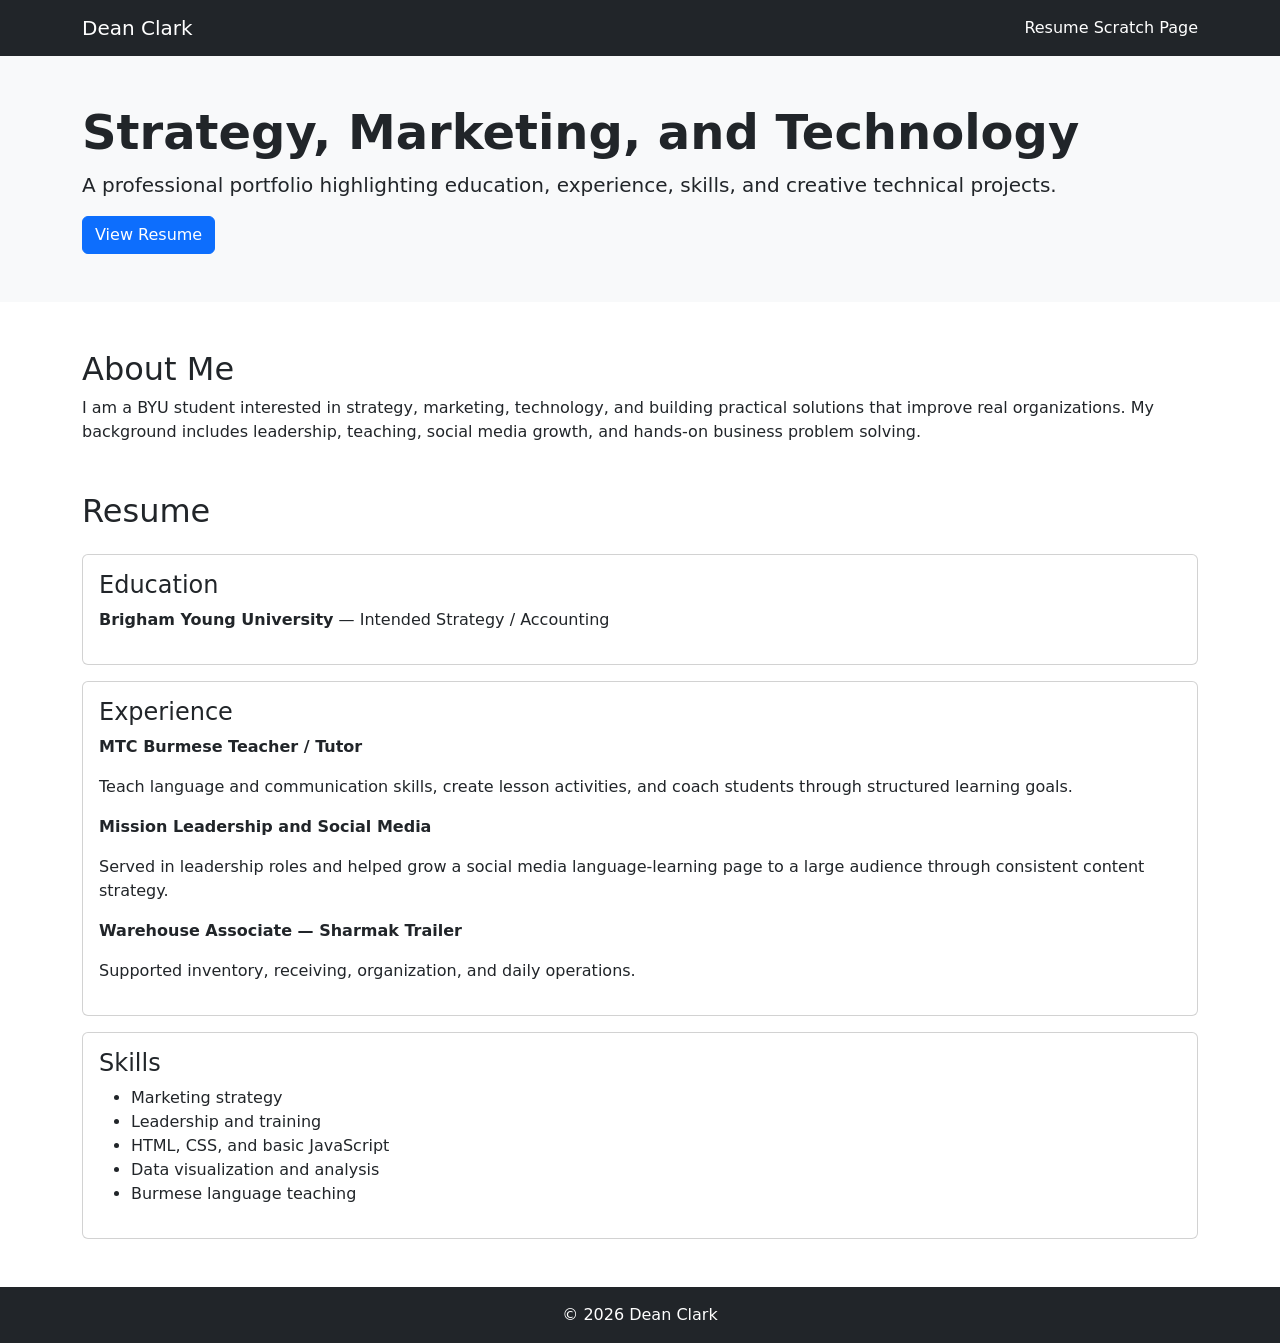
<file: index.html>
<!DOCTYPE html>
<html lang="en">
<head>
  <meta charset="UTF-8" />
  <meta name="viewport" content="width=device-width, initial-scale=1.0" />
  <title>Dean Clark | Strategy & Marketing</title>
  <link href="https://cdn.jsdelivr.net/npm/bootstrap@5.3.3/dist/css/bootstrap.min.css" rel="stylesheet">
</head>
<body>
  <nav class="navbar navbar-expand-lg navbar-dark bg-dark">
    <div class="container">
      <a class="navbar-brand" href="index.html">Dean Clark</a>
      <div>
        <a class="nav-link d-inline text-white" href="#resume">Resume</a>
        <a class="nav-link d-inline text-white" href="scratch.html">Scratch Page</a>
      </div>
    </div>
  </nav>

  <header class="bg-light py-5">
    <div class="container">
      <h1 class="display-5 fw-bold">Strategy, Marketing, and Technology</h1>
      <p class="lead">A professional portfolio highlighting education, experience, skills, and creative technical projects.</p>
      <a href="#resume" class="btn btn-primary">View Resume</a>
    </div>
  </header>

  <main class="container my-5">
    <section class="mb-5">
      <h2>About Me</h2>
      <p>
        I am a BYU student interested in strategy, marketing, technology, and building practical solutions that improve real organizations.
        My background includes leadership, teaching, social media growth, and hands-on business problem solving.
      </p>
    </section>

    <section id="resume">
      <h2 class="mb-4">Resume</h2>

      <div class="card mb-3">
        <div class="card-body">
          <h4>Education</h4>
          <p><strong>Brigham Young University</strong> — Intended Strategy / Accounting</p>
      
        </div>
      </div>

      <div class="card mb-3">
        <div class="card-body">
          <h4>Experience</h4>
          <p><strong>MTC Burmese Teacher / Tutor</strong></p>
          <p>Teach language and communication skills, create lesson activities, and coach students through structured learning goals.</p>

          <p><strong>Mission Leadership and Social Media</strong></p>
          <p>Served in leadership roles and helped grow a social media language-learning page to a large audience through consistent content strategy.</p>

          <p><strong>Warehouse Associate — Sharmak Trailer</strong></p>
          <p>Supported inventory, receiving, organization, and daily operations.</p>
        </div>
      </div>

      <div class="card mb-3">
        <div class="card-body">
          <h4>Skills</h4>
          <ul>
            <li>Marketing strategy</li>
            <li>Leadership and training</li>
            <li>HTML, CSS, and basic JavaScript</li>
            <li>Data visualization and analysis</li>
            <li>Burmese language teaching</li>
          </ul>
        </div>
      </div>
    </section>
  </main>

  <footer class="bg-dark text-white text-center py-3">
    <p class="mb-0">© 2026 Dean Clark</p>
  </footer>
</body>
</html>
</file>
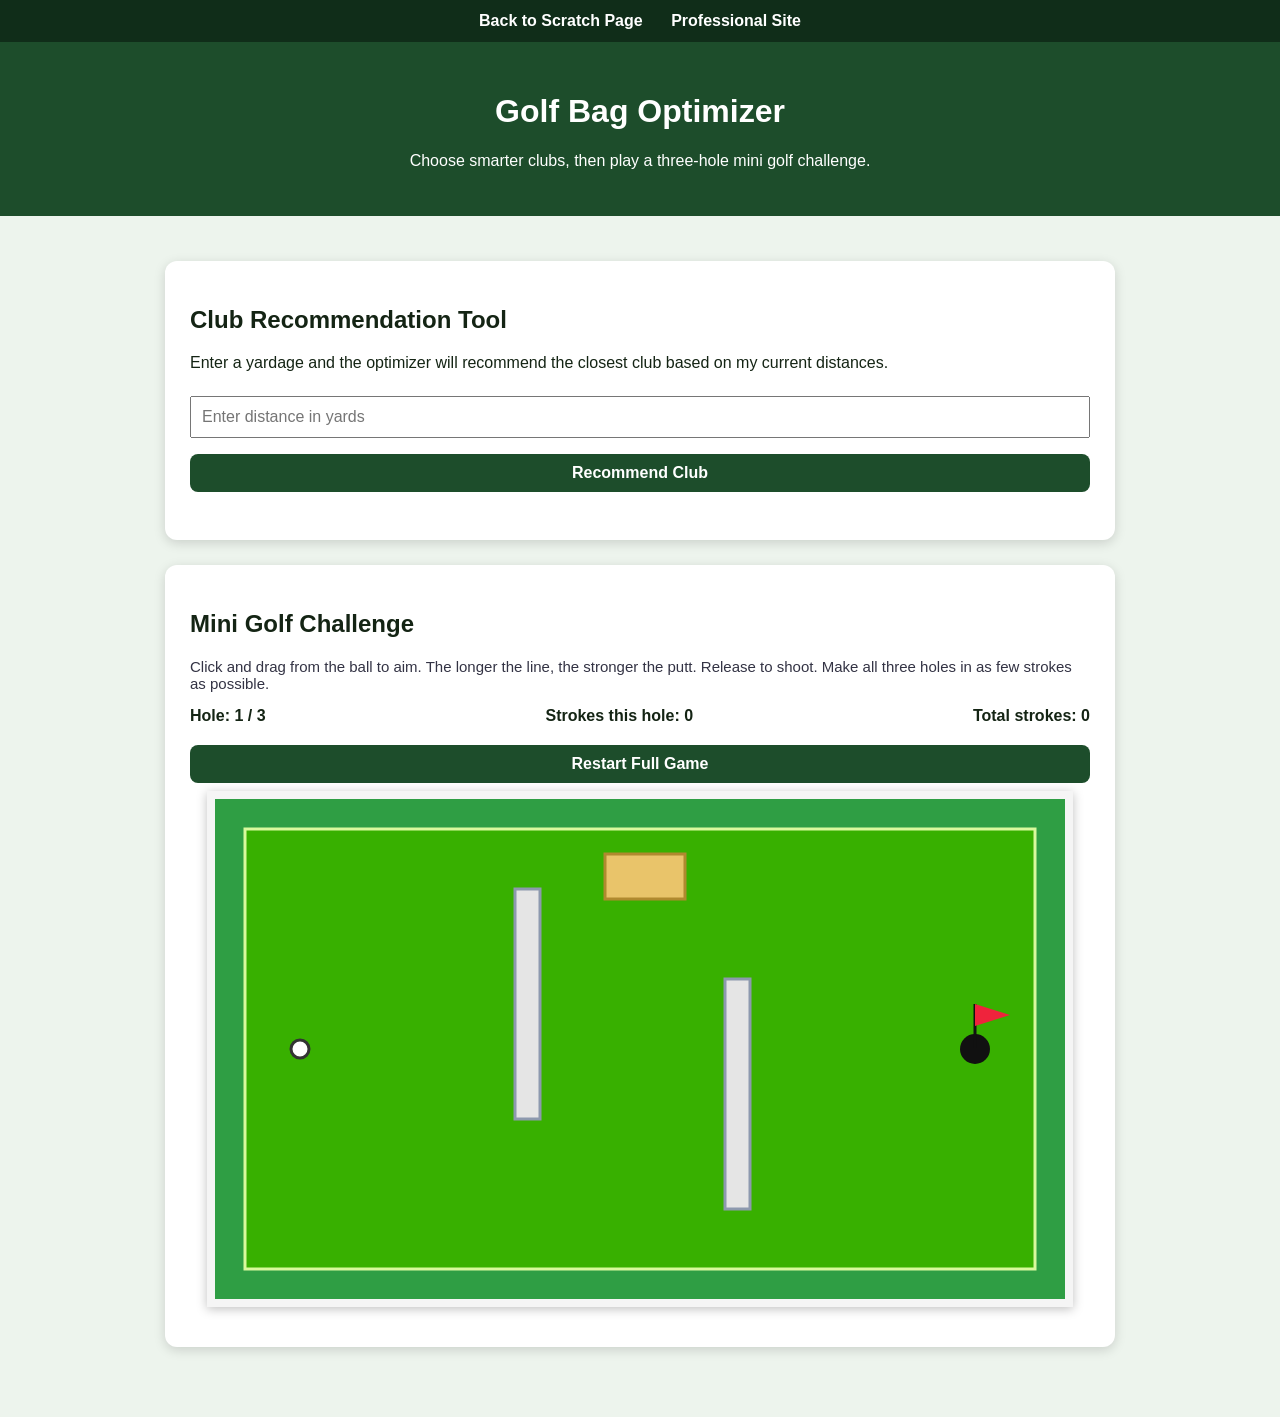
<file: golfapp.html>
<!DOCTYPE html>
<html lang="en">
<head>
  <meta charset="UTF-8">
  <meta name="viewport" content="width=device-width, initial-scale=1.0">
  <title>Golf Bag Optimizer</title>
  <style>
    body {
      font-family: Arial, Helvetica, sans-serif;
      background: #edf4ed;
      color: #142414;
      margin: 0;
    }

    nav {
      background: #102d19;
      padding: 12px;
      text-align: center;
    }

    nav a {
      color: white;
      margin: 0 12px;
      text-decoration: none;
      font-weight: bold;
    }

    header {
      background: #1d4d2b;
      color: white;
      padding: 30px;
      text-align: center;
    }

    .container {
      max-width: 950px;
      margin: 25px auto;
      padding: 20px;
    }

    .card-box {
      background: white;
      padding: 25px;
      margin-bottom: 25px;
      border-radius: 12px;
      box-shadow: 0 3px 12px rgba(0,0,0,0.15);
    }

    input, button {
      padding: 10px;
      margin: 8px 0;
      width: 100%;
      box-sizing: border-box;
      font-size: 16px;
    }

    button {
      background: #1d4d2b;
      color: white;
      border: none;
      border-radius: 8px;
      cursor: pointer;
      font-weight: bold;
    }

    button:hover {
      background: #2f7a43;
    }

    .result {
      margin-top: 15px;
      font-size: 20px;
      font-weight: bold;
    }

    .game-header {
      display: flex;
      justify-content: space-between;
      gap: 15px;
      flex-wrap: wrap;
      font-weight: bold;
      margin-bottom: 12px;
    }

    canvas {
      width: 100%;
      max-width: 850px;
      height: auto;
      background: #2f9e44;
      border: 8px solid #f5f5f5;
      box-shadow: 0 2px 10px rgba(0,0,0,0.25);
      display: block;
      margin: 0 auto;
      cursor: crosshair;
    }

    .instructions {
      font-size: 15px;
      color: #334;
    }
  </style>
</head>
<body>
  <nav>
    <a href="scratch.html">Back to Scratch Page</a>
    <a href="index.html">Professional Site</a>
  </nav>

  <header>
    <h1>Golf Bag Optimizer</h1>
    <p>Choose smarter clubs, then play a three-hole mini golf challenge.</p>
  </header>

  <div class="container">
    <div class="card-box">
      <h2>Club Recommendation Tool</h2>
      <p>Enter a yardage and the optimizer will recommend the closest club based on my current distances.</p>
      <input type="number" id="distanceInput" placeholder="Enter distance in yards">
      <button onclick="recommendClub()">Recommend Club</button>
      <div id="recommendation" class="result"></div>
    </div>

    <div class="card-box">
      <h2>Mini Golf Challenge</h2>
      <p class="instructions">
        Click and drag from the ball to aim. The longer the line, the stronger the putt. Release to shoot.
        Make all three holes in as few strokes as possible.
      </p>

      <div class="game-header">
        <span>Hole: <span id="holeNumber">1</span> / 3</span>
        <span>Strokes this hole: <span id="strokes">0</span></span>
        <span>Total strokes: <span id="totalStrokes">0</span></span>
      </div>

      <button onclick="resetGame()">Restart Full Game</button>
      <canvas id="gameCanvas" width="850" height="500"></canvas>
      <div id="gameMessage" class="result"></div>
    </div>
  </div>

  <script>
    const clubs = [
      { name: "PW", distance: 150 },
      { name: "9 Iron", distance: 160 },
      { name: "8 Iron", distance: 175 },
      { name: "7 Iron", distance: 190 },
      { name: "6 Iron", distance: 205 },
      { name: "5 Iron", distance: 215 },
      { name: "4 Iron", distance: 230 }
    ];

    function findBestClub(target) {
      let bestClub = clubs[0];
      let smallestGap = Math.abs(target - clubs[0].distance);

      for (let i = 1; i < clubs.length; i++) {
        let gap = Math.abs(target - clubs[i].distance);
        if (gap < smallestGap) {
          smallestGap = gap;
          bestClub = clubs[i];
        }
      }

      return bestClub;
    }

    function recommendClub() {
      const distance = Number(document.getElementById("distanceInput").value);
      const output = document.getElementById("recommendation");

      if (!distance || distance <= 0) {
        output.textContent = "Please enter a valid yardage.";
        return;
      }

      const best = findBestClub(distance);
      const gap = Math.abs(distance - best.distance);
      output.textContent = `Recommended club: ${best.name} (${best.distance} yards). Gap: ${gap} yards.`;
    }

    const canvas = document.getElementById("gameCanvas");
    const ctx = canvas.getContext("2d");

    const ball = {
      x: 80,
      y: 250,
      r: 9,
      vx: 0,
      vy: 0
    };

    let currentHole = 0;
    let strokes = 0;
    let totalStrokes = 0;
    let aiming = false;
    let aimX = 0;
    let aimY = 0;
    let waitingForNextHole = false;

    const holes = [
      {
        start: { x: 85, y: 250 },
        cup: { x: 760, y: 250 },
        walls: [
          { x: 300, y: 90, w: 25, h: 230 },
          { x: 510, y: 180, w: 25, h: 230 }
        ],
        sand: [
          { x: 390, y: 55, w: 80, h: 45 }
        ]
      },
      {
        start: { x: 80, y: 420 },
        cup: { x: 760, y: 80 },
        walls: [
          { x: 180, y: 250, w: 350, h: 25 },
          { x: 500, y: 110, w: 25, h: 220 },
          { x: 95, y: 95, w: 170, h: 25 }
        ],
        sand: [
          { x: 620, y: 210, w: 95, h: 60 }
        ]
      },
      {
        start: { x: 90, y: 90 },
        cup: { x: 760, y: 410 },
        walls: [
          { x: 210, y: 0, w: 25, h: 250 },
          { x: 210, y: 340, w: 25, h: 160 },
          { x: 410, y: 150, w: 25, h: 250 },
          { x: 610, y: 0, w: 25, h: 300 }
        ],
        sand: [
          { x: 290, y: 285, w: 80, h: 55 },
          { x: 665, y: 95, w: 85, h: 50 }
        ]
      }
    ];

    function loadHole(index) {
      const hole = holes[index];
      ball.x = hole.start.x;
      ball.y = hole.start.y;
      ball.vx = 0;
      ball.vy = 0;
      strokes = 0;
      waitingForNextHole = false;

      document.getElementById("holeNumber").textContent = index + 1;
      document.getElementById("strokes").textContent = strokes;
      document.getElementById("totalStrokes").textContent = totalStrokes;
      document.getElementById("gameMessage").textContent = "";
    }

    function resetGame() {
      currentHole = 0;
      strokes = 0;
      totalStrokes = 0;
      loadHole(currentHole);
    }

    function drawCourse() {
      const hole = holes[currentHole];

      ctx.clearRect(0, 0, canvas.width, canvas.height);

      ctx.fillStyle = "#2f9e44";
      ctx.fillRect(0, 0, canvas.width, canvas.height);

      ctx.fillStyle = "#38b000";
      ctx.fillRect(30, 30, canvas.width - 60, canvas.height - 60);

      ctx.strokeStyle = "#d9f99d";
      ctx.lineWidth = 3;
      ctx.strokeRect(30, 30, canvas.width - 60, canvas.height - 60);

      hole.sand.forEach(s => {
        ctx.fillStyle = "#e9c46a";
        ctx.fillRect(s.x, s.y, s.w, s.h);
        ctx.strokeStyle = "#b0892f";
        ctx.strokeRect(s.x, s.y, s.w, s.h);
      });

      hole.walls.forEach(w => {
        ctx.fillStyle = "#e5e5e5";
        ctx.fillRect(w.x, w.y, w.w, w.h);
        ctx.strokeStyle = "#8d99ae";
        ctx.strokeRect(w.x, w.y, w.w, w.h);
      });

      ctx.beginPath();
      ctx.arc(hole.cup.x, hole.cup.y, 15, 0, Math.PI * 2);
      ctx.fillStyle = "#111";
      ctx.fill();

      ctx.beginPath();
      ctx.moveTo(hole.cup.x, hole.cup.y);
      ctx.lineTo(hole.cup.x, hole.cup.y - 45);
      ctx.strokeStyle = "#111";
      ctx.lineWidth = 3;
      ctx.stroke();

      ctx.beginPath();
      ctx.moveTo(hole.cup.x, hole.cup.y - 45);
      ctx.lineTo(hole.cup.x + 35, hole.cup.y - 34);
      ctx.lineTo(hole.cup.x, hole.cup.y - 23);
      ctx.closePath();
      ctx.fillStyle = "#ef233c";
      ctx.fill();

      ctx.beginPath();
      ctx.arc(ball.x, ball.y, ball.r, 0, Math.PI * 2);
      ctx.fillStyle = "white";
      ctx.fill();
      ctx.strokeStyle = "#333";
      ctx.stroke();

      if (aiming && isBallStopped()) {
        ctx.beginPath();
        ctx.moveTo(ball.x, ball.y);
        ctx.lineTo(aimX, aimY);
        ctx.strokeStyle = "#ffffff";
        ctx.lineWidth = 3;
        ctx.stroke();

        ctx.beginPath();
        ctx.arc(aimX, aimY, 5, 0, Math.PI * 2);
        ctx.fillStyle = "#ffffff";
        ctx.fill();
      }
    }

    function updateBall() {
      ball.x += ball.vx;
      ball.y += ball.vy;

      ball.vx *= 0.985;
      ball.vy *= 0.985;

      if (Math.abs(ball.vx) < 0.03) ball.vx = 0;
      if (Math.abs(ball.vy) < 0.03) ball.vy = 0;

      if (ball.x - ball.r < 30 || ball.x + ball.r > canvas.width - 30) {
        ball.vx *= -0.75;
        ball.x = Math.max(30 + ball.r, Math.min(canvas.width - 30 - ball.r, ball.x));
      }

      if (ball.y - ball.r < 30 || ball.y + ball.r > canvas.height - 30) {
        ball.vy *= -0.75;
        ball.y = Math.max(30 + ball.r, Math.min(canvas.height - 30 - ball.r, ball.y));
      }

      holes[currentHole].walls.forEach(w => {
        if (
          ball.x + ball.r > w.x &&
          ball.x - ball.r < w.x + w.w &&
          ball.y + ball.r > w.y &&
          ball.y - ball.r < w.y + w.h
        ) {
          const overlapLeft = ball.x + ball.r - w.x;
          const overlapRight = w.x + w.w - (ball.x - ball.r);
          const overlapTop = ball.y + ball.r - w.y;
          const overlapBottom = w.y + w.h - (ball.y - ball.r);
          const minOverlap = Math.min(overlapLeft, overlapRight, overlapTop, overlapBottom);

          if (minOverlap === overlapLeft) {
            ball.x = w.x - ball.r;
            ball.vx *= -0.75;
          } else if (minOverlap === overlapRight) {
            ball.x = w.x + w.w + ball.r;
            ball.vx *= -0.75;
          } else if (minOverlap === overlapTop) {
            ball.y = w.y - ball.r;
            ball.vy *= -0.75;
          } else {
            ball.y = w.y + w.h + ball.r;
            ball.vy *= -0.75;
          }
        }
      });

      holes[currentHole].sand.forEach(s => {
        if (
          ball.x > s.x &&
          ball.x < s.x + s.w &&
          ball.y > s.y &&
          ball.y < s.y + s.h
        ) {
          ball.vx *= 0.94;
          ball.vy *= 0.94;
        }
      });

      checkCup();
    }

    function checkCup() {
      const cup = holes[currentHole].cup;
      const dx = ball.x - cup.x;
      const dy = ball.y - cup.y;
      const distance = Math.sqrt(dx * dx + dy * dy);
      const speed = Math.sqrt(ball.vx * ball.vx + ball.vy * ball.vy);

      if (distance < 15 && speed < 3 && !waitingForNextHole) {
        ball.vx = 0;
        ball.vy = 0;
        waitingForNextHole = true;

        if (currentHole < holes.length - 1) {
          document.getElementById("gameMessage").textContent = `Hole ${currentHole + 1} complete in ${strokes} strokes. Loading next hole...`;
          setTimeout(() => {
            currentHole++;
            loadHole(currentHole);
          }, 1600);
        } else {
          document.getElementById("gameMessage").textContent = `Round complete! Final score: ${totalStrokes} strokes.`;
        }
      }
    }

    function isBallStopped() {
      return ball.vx === 0 && ball.vy === 0;
    }

    function getMousePos(event) {
      const rect = canvas.getBoundingClientRect();
      const scaleX = canvas.width / rect.width;
      const scaleY = canvas.height / rect.height;

      return {
        x: (event.clientX - rect.left) * scaleX,
        y: (event.clientY - rect.top) * scaleY
      };
    }

    canvas.addEventListener("mousedown", function(event) {
      if (!isBallStopped() || waitingForNextHole) return;

      const pos = getMousePos(event);
      const dx = pos.x - ball.x;
      const dy = pos.y - ball.y;
      const dist = Math.sqrt(dx * dx + dy * dy);

      if (dist < 35) {
        aiming = true;
        aimX = pos.x;
        aimY = pos.y;
      }
    });

    canvas.addEventListener("mousemove", function(event) {
      if (aiming) {
        const pos = getMousePos(event);
        aimX = pos.x;
        aimY = pos.y;
      }
    });

    canvas.addEventListener("mouseup", function(event) {
      if (!aiming) return;

      const pos = getMousePos(event);
      const dx = ball.x - pos.x;
      const dy = ball.y - pos.y;

      ball.vx = dx * 0.08;
      ball.vy = dy * 0.08;

      strokes++;
      totalStrokes++;

      document.getElementById("strokes").textContent = strokes;
      document.getElementById("totalStrokes").textContent = totalStrokes;

      aiming = false;
    });

    canvas.addEventListener("mouseleave", function() {
      aiming = false;
    });

    function gameLoop() {
      updateBall();
      drawCourse();
      requestAnimationFrame(gameLoop);
    }

    resetGame();
    gameLoop();
  </script>
</body>
</html>
</file>
